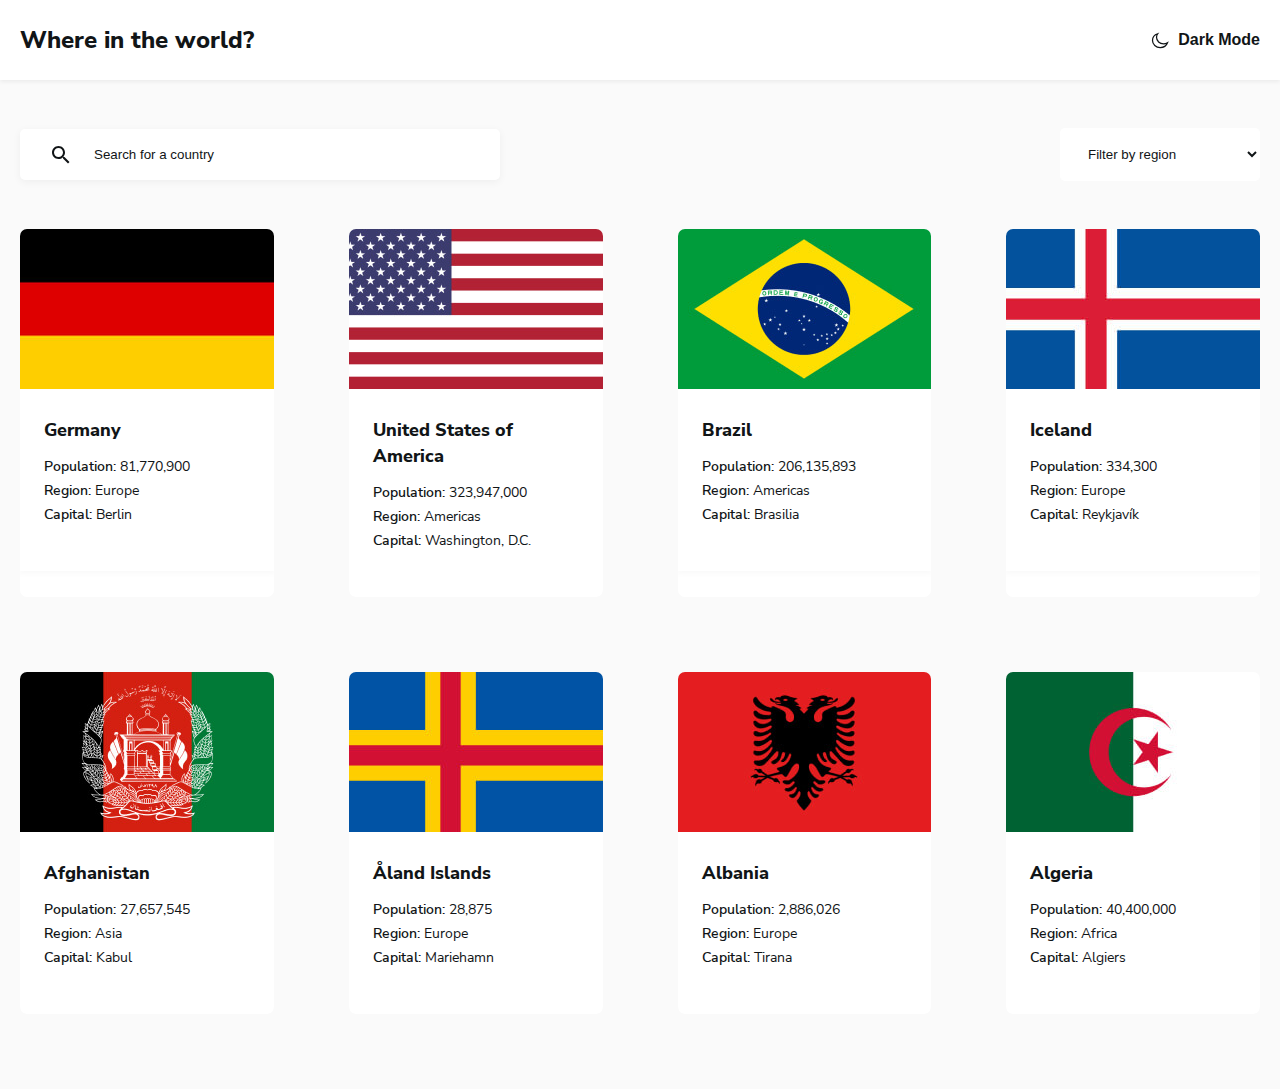
<file: index.html>
<!DOCTYPE html>
<html lang="en">
<head>
  <meta charset="UTF-8">
  <meta http-equiv="X-UA-Compatible" content="IE=edge">
  <meta name="viewport" content="width=device-width, initial-scale=1.0">
  <title>Countries</title>
  <!-- STYLESHEETS -->
  <!-- <link rel="stylesheet" href="css/normalize.css">
  <link rel="stylesheet" href="css/styles.css"> -->
  <link rel="stylesheet" href="css/styles.min.css">
</head>
<body>
    <!-- SITE HEADER -->
    <header class="site-header">
      <div class="site-header-container container">
        <a class="site-header-logo" href="index.html">Where in the world?</a>
        <button class="site-header-theme-toggler" type="button">
          <span class="site-header-theme-toggler-inner">
            <svg class="site-header-theme-toggler-icon" xmlns="http://www.w3.org/2000/svg" width="20" height="20" ><path fill="#fff" fill-rule="evenodd" stroke="currentColor" stroke-width="1.25" d="M13.553 13.815c-3.884 0-7.034-2.887-7.034-6.447 0-1.343.448-2.586 1.212-3.618-3.04.945-5.231 3.581-5.231 6.688 0 3.9 3.45 7.062 7.704 7.062 3.389 0 6.266-2.007 7.296-4.796a7.458 7.458 0 0 1-3.947 1.111Z" clip-rule="evenodd"/></svg>
            <span class="site-header-theme-toggler-text">Dark Mode</span>
          </span>
        </button>
      </div>
    </header>

      <!-- MAIN -->
  <main class="main-content">
    <div class="container">
      <section>
        <h2 class="visually-hidden">Filters</h2>
        <form class="filters" action="https://echo.htmlacademy.ru" method="GET">
          <div class="filters-search-wrapper">
            <svg class="filters-search-icon" width="18" height="18" xmlns="http://www.w3.org/2000/svg"><path fill-rule="evenodd" clip-rule="evenodd" d="M12.5 11h-.8l-.3-.3c1-1.1 1.6-2.6 1.6-4.2C13 2.9 10.1 0 6.5 0S0 2.9 0 6.5 2.9 13 6.5 13c1.6 0 3.1-.6 4.2-1.6l.3.3v.8l5 5 1.5-1.5-5-5Zm-6 0C4 11 2 9 2 6.5S4 2 6.5 2 11 4 11 6.5 9 11 6.5 11Z" fill="currentColor"/></svg>
            <input class="filters-search-input" type="search" name="search" placeholder="Search for a country" aria-label="Search for a country" required>
          </div>
          <select class="filters-region-select" name="region" aria-label="Regions">
            <option selected disabled>Filter by region</option>
            <option>Africa</option>
            <option>America</option>
            <option>Asia</option>
            <option>Europe</option>
            <option>Oceania</option>
          </select>
        </form>
      </section>
      <section class="index-countries">
        <h2 class="visually-hidden">Countries</h2>
          <ul class="index-countries-list">
            <li class="index-countries-item">
              <div class="index-country">
                <img class="index-countries-flag" src="img/Flag-of-Germany.jpg"  alt="Germany flag" width="264" height="160" srcset="img/Flag-of-Germany.jpg 1x, img/Flag-of-Germany@2x.jpg 2x">
                <div class="index-country-info">
                  <h3 class="index-country-name">
                    <a class="index-country-link" href="country.html">
                      Germany
                    </a>
                  </h3>
                  <dl class="index-country-details">
                    <div class="index-country-details-item">
                      <dt class="index-country-details-title">Population:</dt>
                      <dd class="index-country-details-value">81,770,900</dd>
                    </div>
                    <div class="index-country-details-item">
                      <dt class="index-country-details-title">Region:</dt>
                      <dd class="index-country-details-value">Europe</dd>
                    </div>
                    <div class="index-country-details-item">
                      <dt class="index-country-details-title">Capital:</dt>
                      <dd class="index-country-details-value">Berlin</dd>
                    </div>
                  </dl>
                </div>
              </div>
            </li>
            <li class="index-countries-item">
              <div class="index-country">
                <img class="index-countries-flag" src="img/Flag-of-USA.jpg" alt="USA flag" width="264" height="160" srcset="img/Flag-of-USA.jpg 1x, img/Flag-of-USA@2x.jpg 2x">
                <div class="index-country-info">
                  <h3 class="index-country-name">
                    <a class="index-country-link" href="country.html">
                      United States of America
                    </a>
                  </h3>
                  <dl class="index-country-details">
                    <div class="index-country-details-item">
                      <dt class="index-country-details-title">Population:</dt>
                      <dd class="index-country-details-value">323,947,000</dd>
                    </div>
                    <div class="index-country-details-item">
                      <dt class="index-country-details-title">Region:</dt>
                      <dd class="index-country-details-value">Americas</dd>
                    </div>
                    <div class="index-country-details-item">
                      <dt class="index-country-details-title">Capital:</dt>
                      <dd class="index-country-details-value">Washington, D.C.</dd>
                    </div>
                  </dl>
                </div>
              </div>
            </li>
            <li class="index-countries-item">
              <div class="index-country">
                <img class="index-countries-flag" src="img/Flag-of-Brazil.jpg" alt="Brazil flag" width="264" height="160" srcset="img/Flag-of-Brazil.jpg 1x, img/Flag-of-Brazil@2x.jpg 2x">
                <div class="index-country-info">
                  <h3 class="index-country-name">
                    <a class="index-country-link" href="country.html">
                      Brazil
                    </a>
                  </h3>
                  <dl class="index-country-details">
                    <div class="index-country-details-item">
                      <dt class="index-country-details-title">Population:</dt>
                      <dd class="index-country-details-value">206,135,893</dd>
                    </div>
                    <div class="index-country-details-item">
                      <dt class="index-country-details-title">Region:</dt>
                      <dd class="index-country-details-value">Americas</dd>
                    </div>
                    <div class="index-country-details-item">
                      <dt class="index-country-details-title">Capital:</dt>
                      <dd class="index-country-details-value">Brasilia</dd>
                    </div>
                  </dl>
                </div>
              </div>
            </li>
            <li class="index-countries-item">
              <div class="index-country">
                <img class="index-countries-flag" src="img/Flag-of-Iceland.jpg" alt="Iceland flag" width="264" height="160" srcset="img/Flag-of-Iceland.jpg 1x, img/Flag-of-Iceland@2x.jpg 2x">
                <div class="index-country-info">
                  <h3 class="index-country-name">
                    <a class="index-country-link" href="country.html">
                      Iceland
                    </a>
                  </h3>
                  <dl class="index-country-details">
                    <div class="index-country-details-item">
                      <dt class="index-country-details-title">Population:</dt>
                      <dd class="index-country-details-value">334,300</dd>
                    </div>
                    <div class="index-country-details-item">
                      <dt class="index-country-details-title">Region:</dt>
                      <dd class="index-country-details-value">Europe</dd>
                    </div>
                    <div class="index-country-details-item">
                      <dt class="index-country-details-title">Capital:</dt>
                      <dd class="index-country-details-value">Reykjavík</dd>
                    </div>
                  </dl>
                </div>
              </div>
            </li>
            <li class="index-countries-item">
              <div class="index-country">
                <img class="index-countries-flag" src="img/Flag-of-exAfghanistan.jpg" alt="Ex-Afghanistan flag" width="264" height="160" srcset="img/Flag-of-exAfghanistan.jpg 1x, img/Flag-of-exAfghanistan@2x.jpg 2x">
                <div class="index-country-info">
                  <h3 class="index-country-name">
                    <a class="index-country-link" href="country.html">
                      Afghanistan
                    </a>
                  </h3>
                  <dl class="index-country-details">
                    <div class="index-country-details-item">
                      <dt class="index-country-details-title">Population:</dt>
                      <dd class="index-country-details-value">27,657,545</dd>
                    </div>
                    <div class="index-country-details-item">
                      <dt class="index-country-details-title">Region:</dt>
                      <dd class="index-country-details-value">Asia</dd>
                    </div>
                    <div class="index-country-details-item">
                      <dt class="index-country-details-title">Capital:</dt>
                      <dd class="index-country-details-value">Kabul</dd>
                    </div>
                  </dl>
                </div>
              </div>
            </li>
            <li class="index-countries-item">
              <div class="index-country">
                <img class="index-countries-flag" src="img/Flag-of-Aland.jpg" alt="Aland Islands flag" width="264" height="160" srcset="img/Flag-of-Aland.jpg 1x, img/Flag-of-Aland@2x.jpg 2x">
                <div class="index-country-info">
                  <h3 class="index-country-name">
                    <a class="index-country-link" href="country.html">
                      Åland Islands
                    </a>
                  </h3>
                  <dl class="index-country-details">
                    <div class="index-country-details-item">
                      <dt class="index-country-details-title">Population:</dt>
                      <dd class="index-country-details-value">28,875</dd>
                    </div>
                    <div class="index-country-details-item">
                      <dt class="index-country-details-title">Region:</dt>
                      <dd class="index-country-details-value">Europe</dd>
                    </div>
                    <div class="index-country-details-item">
                      <dt class="index-country-details-title">Capital:</dt>
                      <dd class="index-country-details-value">Mariehamn</dd>
                    </div>
                  </dl>
                </div>
              </div>
            </li>
            <li class="index-countries-item">
              <div class="index-country">
                <img class="index-countries-flag" src="img/Flag-of-Albania.jpg" alt="Albania flag" width="264" height="160" srcset="img/Flag-of-Albania.jpg 1x, img/Flag-of-Albania@2x.jpg 2x">
                <div class="index-country-info">
                  <h3 class="index-country-name">
                    <a class="index-country-link" href="country.html">
                      Albania
                    </a>
                  </h3>
                  <dl class="index-country-details">
                    <div class="index-country-details-item">
                      <dt class="index-country-details-title">Population:</dt>
                      <dd class="index-country-details-value">2,886,026</dd>
                    </div>
                    <div class="index-country-details-item">
                      <dt class="index-country-details-title">Region:</dt>
                      <dd class="index-country-details-value">Europe</dd>
                    </div>
                    <div class="index-country-details-item">
                      <dt class="index-country-details-title">Capital:</dt>
                      <dd class="index-country-details-value">Tirana</dd>
                    </div>
                  </dl>
                </div>
              </div>
            </li>
            <li class="index-countries-item">
              <div class="index-country">
                <img class="index-countries-flag" src="img/Flag-of-Algeria.jpg"   alt="Algeria flag" width="264" height="160" srcset="img/Flag-of-Algeria.jpg 1x, img/Flag-of-Algeria@2x.jpg 2x">
                <div class="index-country-info">
                  <h3 class="index-country-name">
                    <a class="index-country-link" href="country.html">
                      Algeria
                    </a>
                  </h3>
                  <dl class="index-country-details">
                    <div class="index-country-details-item">
                      <dt class="index-country-details-title">Population:</dt>
                      <dd class="index-country-details-value">40,400,000</dd>
                    </div>
                    <div class="index-country-details-item">
                      <dt class="index-country-details-title">Region:</dt>
                      <dd class="index-country-details-value">Africa</dd>
                    </div>
                    <div class="index-country-details-item">
                      <dt class="index-country-details-title">Capital:</dt>
                      <dd class="index-country-details-value">Algiers</dd>
                    </div>
                  </dl>
                </div>
              </div>
            </li>
          </ul>
        </section>
    </div>
  </main>
  <script src="js/main.js"></script>
</body>
</html>
</file>
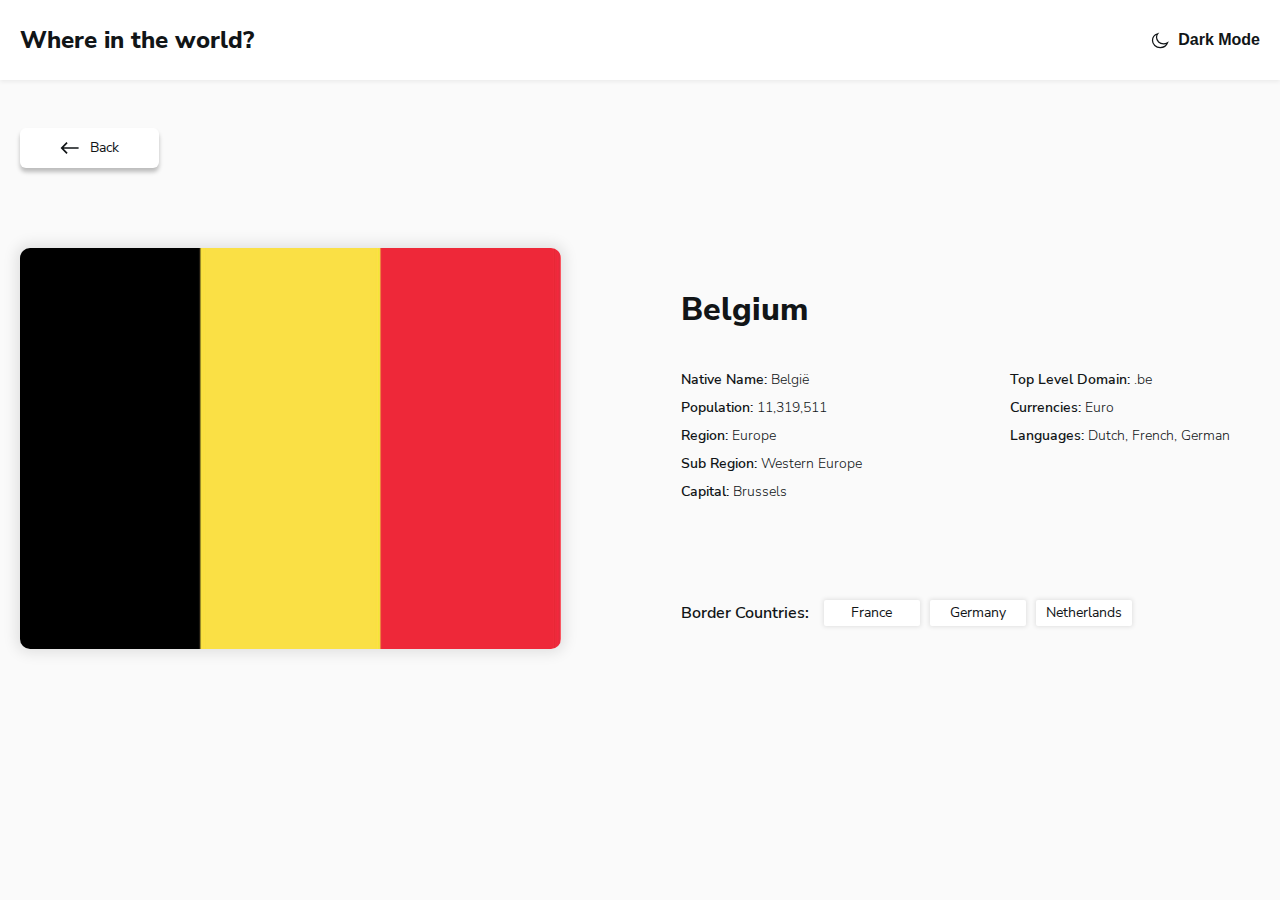
<file: country.html>
<!DOCTYPE html>
<html lang="en">
<head>
  <meta charset="UTF-8">
  <meta http-equiv="X-UA-Compatible" content="IE=edge">
  <meta name="viewport" content="width=device-width, initial-scale=1.0">
  <title>Country</title>
  <!-- STYLESHEETS -->
  <!-- <link rel="stylesheet" href="css/normalize.css">
  <link rel="stylesheet" href="css/styles.css"> -->
  <link rel="stylesheet" href="css/styles.min.css">
</head>
<body>
  <!-- SITE HEADER -->
  <header class="site-header">
    <div class="site-header-container container">
      <a class="site-header-logo" href="index.html">Where in the world?</a>
      <button class="site-header-theme-toggler" type="button">
        <span class="site-header-theme-toggler-inner">
          <svg class="site-header-theme-toggler-icon" xmlns="http://www.w3.org/2000/svg" width="20" height="20" ><path fill="#fff" fill-rule="evenodd" stroke="currentColor" stroke-width="1.25" d="M13.553 13.815c-3.884 0-7.034-2.887-7.034-6.447 0-1.343.448-2.586 1.212-3.618-3.04.945-5.231 3.581-5.231 6.688 0 3.9 3.45 7.062 7.704 7.062 3.389 0 6.266-2.007 7.296-4.796a7.458 7.458 0 0 1-3.947 1.111Z" clip-rule="evenodd"/></svg>
          <span class="site-header-theme-toggler-text">Dark Mode</span>
        </span>
      </button>
    </div>
  </header>

  <!-- MAIN -->
  <main class="main-content main-content-innner country-page">
    <div class="container">
      <div class="country-page-back-wrapper">
        <a class="country-page-back-link" href="index.html">
          <svg class="country-page-back-icon" xmlns="http://www.w3.org/2000/svg" width="20" height="20"><path fill="currentColor" fill-rule="evenodd" d="m6.464 4.107 1.179 1.179-3.89 3.889h14.85v1.65H3.753l3.89 3.889-1.179 1.179L.572 10l5.892-5.893Z" clip-rule="evenodd"/></svg>
          <span class="country-page-back-text">Back</span>
        </a>
      </div>
      <!-- COUNTRY PAGE FLAG INFO -->
        <div class="country-page-flag-info">
          <img class="country-page-flag" src="img/Flag-of-Belgium.jpg" alt="" width="560" height="401" srcset="img/Flag-of-Belgium.jpg 1x, img/Flag-of-Belgium@2x.jpg 2x">
          <div class="country-page-info">
            <h1 class="country-page-title">Belgium</h1>
            <div class="country-page-dls-wrappper">
              <dl class="country-page-details">
                <div class="country-page-details-item">
                  <dt class="country-page-details-title">Native Name:</dt>
                  <dd class="country-page-details-value">België</dd>
                </div>
                <div class="country-page-details-item">
                  <dt class="country-page-details-title">Population:</dt>
                  <dd class="country-page-details-value">11,319,511</dd>
                </div>
                <div class="country-page-details-item">
                  <dt class="country-page-details-title">Region:</dt>
                  <dd class="country-page-details-value">Europe</dd>
                </div>
                <div class="country-page-details-item">
                  <dt class="country-page-details-title">Sub Region:</dt>
                  <dd class="country-page-details-value">Western Europe</dd>
                </div>
                <div class="country-page-details-item">
                  <dt class="country-page-details-title">Capital:</dt>
                  <dd class="country-page-details-value">Brussels</dd>
                </div>
              </dl>
              <dl class="country-page-details">
                <div class="country-page-details-item">
                  <dt class="country-page-details-title">Top Level Domain:</dt>
                  <dd class="country-page-details-value">.be</dd>
                </div>
                <div class="country-page-details-item">
                  <dt class="country-page-details-title">Currencies:</dt>
                  <dd class="country-page-details-value">Euro</dd>
                </div>
                <div class="country-page-details-item">
                  <dt class="country-page-details-title">Languages:</dt>
                  <dd class="country-page-details-value">Dutch, French, German</dd>
                </div>
              </dl>
            </div>
            <section class="country-page-border-countries">
              <h2 class="country-page-border-countries-heading">Border Countries:</h2>
              <div class="country-page-border-countries-list">
                <a class="country-page-border-country-link" href="country.html">France</a>
                <a class="country-page-border-country-link" href="country.html">Germany</a>
                <a class="country-page-border-country-link" href="country.html">Netherlands</a>
              </div>
            </section>
        </div>
      </div>
    </div>
  </main>
  <script src="js/main.js"></script>
</body>
</html>
</file>
<file: css/styles.css>
/* CUSTOM PROPS */
:root {
  --body-bg: #fafafa;
  --element-bg: #fff;
  --text-color: #111517;
  --placeholder-color: var(--text-color);
}

::placeholder {
  color: var(--placeholder-color);
}

/* FONTS */
@font-face {
  font-family: "Nunito Sans";
  src: url("../fonts/NunitoSans-Regular.woff2") format("woff2"),
  url("../fonts/NunitoSans-Regular.woff") format("woff");
  font-weight: normal;
  font-style: normal;
  font-display: swap;
}

@font-face {
  font-family: "Nunito Sans";
  src: url("../fonts/NunitoSans-SemiBold.woff2") format("woff2"),
  url("../fonts/NunitoSans-SemiBold.woff") format("woff");
  font-weight: 600;
  font-style: normal;
  font-display: swap;
}

@font-face {
  font-family: "Nunito Sans";
  src: url("../fonts/NunitoSans-Light.woff2") format("woff2"),
  url("../fonts/NunitoSans-Light.woff") format("woff");
  font-weight: 300;
  font-style: normal;
  font-display: swap;
}

@font-face {
  font-family: "Nunito Sans";
  src: url("../fonts/NunitoSans-ExtraBold.woff2") format("woff2"),
  url("../fonts/NunitoSans-ExtraBold.woff") format("woff");
  font-weight: bold;
  font-style: normal;
  font-display: swap;
}

/* GLOBAL */
html {
  height: 100%;
  box-sizing: border-box;
  scroll-behavior: smooth;
}

*,
*::before,
*::after {
  box-sizing: inherit;
}

body {
  display: flex;
  flex-direction: column;
  height: 100%;
  padding: 0;
  margin: 0;
  font-family: "Nunito Sans", "Arial", sans-serif;
  font-size: 14px;
  line-height: 16px;
  color: var(--text-color);
  background-color: var(--body-bg);
  transition: background-color 0.4s ease,
  color 0.4s ease;
}

img {
  max-width: 100%;
  height: auto;
}

a {
  text-decoration: none;
  cursor: pointer;
}

/* VISUALLY HIDDEN */
.visually-hidden {
  position: absolute;
  width: 1px;
  height: 1px;
  margin: -1px;
  border: 0;
  padding: 0;
  clip: rect(0 0 0 0);
  overflow: hidden;
}

/* CONTAINER */
.container {
  max-width: 1320px;
  width: 100%;
  padding-left: 20px;
  padding-right: 20px;
  margin-left: auto;
  margin-right: auto;
}

.main-content {
  flex-grow: 1;
  padding-top: 48px;
  padding-bottom: 48px;
}

/* DARK MODE */
.dark-mode {
  --body-bg: #202c36;
  --element-bg: #2b3844;
  --text-color: #fff;
  --placeholder-color: var(--text-color);
}

/* SITE HEADER */
.site-header {
  padding-top: 24px;
  padding-bottom: 24px;
  background-color: var(--element-bg);
  box-shadow: 0px 2px 4px rgba(0, 0, 0, 0.06);
  white-space: nowrap;

}
.site-header-container {
  display: flex;
  align-items: center;
  justify-content: space-between;
}

.site-header-logo {
  font-size: 24px;
  line-height: normal;
  font-weight: 800;
  color: var(--text-color);
}
.site-header-logo:hover {
  opacity: 0.8;
}
.site-header-logo:active   {
  opacity: 0.6;
}
.site-header-theme-toggler {
  padding: 0;
  border: 0;
  background-color: transparent;
  color: var(--text-color);
  cursor: pointer;
}
.site-header-theme-toggler:hover {
  opacity: 0.8;
}
.site-header-theme-toggler:active {
  opacity: 0.6;
}
.site-header-theme-toggler-inner {
  display: flex;
  align-items: center;
}
.site-header-theme-toggler-text {
  margin-left: 8px;
  font-weight: 600;
  font-size: 16px;
  line-height: 22px;
}

/* FILTERS */
.filters  {
  display: flex;
  justify-content: space-between;
  align-items: center;
  margin-top: 0;
  margin-bottom: 48px;
}

.filters-search-wrapper {
  position: relative;
}

.filters-search-icon {
  position: absolute;
  width: 18px;
  height: 18px;
  top: 50%;
  left: 32px;
  transform: translateY(-50%);
  color: var(--text-color);
  pointer-events: none;
}

.filters-search-input {
  min-width: 480px;
  padding: 18px 74px;
  border: 0;
  border-radius: 5px;
  box-shadow: 0px 2px 9px rgba(0, 0, 0, 0.05);
  color: var(--text-color);
  background-color: var(--element-bg);
}

.filters-region-select {
  min-width: 200px;
  padding: 18px 24px;
  border: 0;
  border-radius: 5px;
  color: var(--text-color);
  background-color: var(--element-bg);
}

/* INDEX COUNTRIES */
.index-countries-list {
  display: flex;
  flex-wrap: wrap;
  margin: 0;
  padding: 0;
  margin-left: -75px;
  margin-bottom: -75px;
  list-style: none;
}
.index-countries-item {
  border-radius: 7px;
  overflow: hidden;
  margin-left: 75px;
  margin-bottom: 75px;
  width: calc(25% - 75px);
  background-color: var(--element-bg);
}
/* INDEX COUNTRY */
.index-country {
  color: var(--text-color);
  background-color: var(--element-bg);
  box-shadow: 0px 0px 7px 2px rgba(0, 0, 0, 0.03);
}
.index-countries-flag {
  width: 100%;
  height: 160px;
  object-fit: cover;
}
.index-country-info {
  padding: 24px 24px 48px;
}
.index-country-name {
  margin-top: 0;
  margin-bottom: 16px;
  font-size: 18px;
  line-height: 26px;
  font-weight: 800;
}
.index-country-link {
  color: var(--text-color);
}
.index-country-details {
  margin: 0;
}
.index-country-details-item {
  display: flex;
  flex-wrap: wrap;
}
.index-country-details-item:not(:last-child) {
  margin-bottom: 8px;
}
.index-country-details-title {
  font-weight: 600;
}
.index-country-details-value {
  margin-left: 4px;
}


/* COUNTRY PAGE */
.country-page-back-wrapper {
  margin-bottom: 80px;
}

.country-page-back-link {
  display: inline-flex;
  align-items: center;
  padding: 10px 40px;
  border-radius: 6px;
  background-color: var(--element-bg);
  color: var(--text-color);
  box-shadow: 0px 4px 4px rgba(0, 0, 0, 0.25);
}
.country-page-back-link:hover {
  opacity: 0.8;
}
.country-page-back-link:active {
  opacity: 0.6;
}
.country-page-back-icon {
  margin-right: 10px;
  width: 20px;
  height: 20px;
}
.country-page-back-text {

  line-height: 20px;
}

.country-page-flag-info {
  display: flex;
}
.country-page-flag {
  width: 560px;
  height: 401px;
  margin-right: 120px;
  object-fit: cover;
  border-radius: 10px;
  box-shadow: 0px 0px 14px 4px rgba(0, 0, 0, 0.1);
}
.country-page-info {
  width: 600px;
  padding-top: 40px;
}
.country-page-title {
  margin-top: 0;
  margin-bottom: 40px;
  font-size: 32px;
  line-height: 44px;
  font-weight: 800;
}
.country-page-dls-wrappper {
  display: flex;
  justify-content: space-between;
  margin-bottom: 70px;

}
.country-page-details {
  width: 250px;
  margin-top: 0;

}
.country-page-details-item {
  display: flex;
}
.country-page-details-item:not(last-child) {
  margin-bottom: 12px;
}
.country-page-details-title {
  margin-right: 4px;
  font-weight: 600;


}
.country-page-details-value {
  margin: 0;
  font-weight: 300;
}
.country-page-border-countries {
  display: flex;
  align-items: center;
}
.country-page-border-countries-heading {
  margin-top: 0;
  margin-bottom: 0;
  margin-right: 15px;
  font-weight: 600;
  font-size: 16px;
  line-height: 20px;
}
.country-page-border-countries-list {
  display: flex;
  flex-wrap: wrap;
}
.country-page-border-country-link {
  min-width: 96px;
  padding: 5px 10px;
  margin-top: 4px;
  margin-bottom: 4px;
  border-radius: 2px;
  background-color: var(--element-bg);
  color: var(--text-color);
  text-align: center;
  box-shadow: 0px 0px 4px 1px rgba(0, 0, 0, 0.1);
}
.country-page-border-country-link:not(:last-child) {
  margin-right: 10px;
}
.country-page-border-country-link:hover {
  opacity: 0.8;
}
.country-page-border-country-link:active {
  opacity: 0.6;
}
</file>
<file: css/styles.min.css>
body,html{height:100%}.dark-mode,:root{--placeholder-color:var(--text-color)}:root{--body-bg:#fafafa;--element-bg:#fff;--text-color:#111517}::placeholder{color:var(--placeholder-color)}.country-page-back-link,.filters-region-select,.filters-search-icon,.filters-search-input,.index-country,.index-country-link,.site-header-logo,.site-header-theme-toggler,body{color:var(--text-color)}@font-face{font-family:"Nunito Sans";src:url("../fonts/NunitoSans-Regular.woff2") format("woff2"),url("../fonts/NunitoSans-Regular.woff") format("woff");font-weight:400;font-style:normal;font-display:swap}@font-face{font-family:"Nunito Sans";src:url("../fonts/NunitoSans-SemiBold.woff2") format("woff2"),url("../fonts/NunitoSans-SemiBold.woff") format("woff");font-weight:600;font-style:normal;font-display:swap}@font-face{font-family:"Nunito Sans";src:url("../fonts/NunitoSans-Light.woff2") format("woff2"),url("../fonts/NunitoSans-Light.woff") format("woff");font-weight:300;font-style:normal;font-display:swap}@font-face{font-family:"Nunito Sans";src:url("../fonts/NunitoSans-ExtraBold.woff2") format("woff2"),url("../fonts/NunitoSans-ExtraBold.woff") format("woff");font-weight:700;font-style:normal;font-display:swap}html{box-sizing:border-box;scroll-behavior:smooth}*,::after,::before{box-sizing:inherit}body{display:flex;flex-direction:column;padding:0;margin:0;font-family:"Nunito Sans",Arial,sans-serif;font-size:14px;line-height:16px;background-color:var(--body-bg);transition:background-color .4s,color .4s}img{max-width:100%;height:auto}a{text-decoration:none;cursor:pointer}.visually-hidden{position:absolute;width:1px;height:1px;margin:-1px;border:0;padding:0;clip:rect(0 0 0 0);overflow:hidden}.container{max-width:1320px;width:100%;padding-left:20px;padding-right:20px;margin-left:auto;margin-right:auto}.main-content{flex-grow:1;padding-top:48px;padding-bottom:48px}.dark-mode{--body-bg:#202c36;--element-bg:#2b3844;--text-color:#fff}.site-header{padding-top:24px;padding-bottom:24px;background-color:var(--element-bg);box-shadow:0 2px 4px rgba(0,0,0,.06);white-space:nowrap}.site-header-container{display:flex;align-items:center;justify-content:space-between}.site-header-logo{font-size:24px;line-height:normal;font-weight:800}.country-page-back-link:hover,.country-page-border-country-link:hover,.site-header-logo:hover,.site-header-theme-toggler:hover{opacity:.8}.country-page-back-link:active,.country-page-border-country-link:active,.site-header-logo:active,.site-header-theme-toggler:active{opacity:.6}.site-header-theme-toggler{padding:0;border:0;background-color:transparent;cursor:pointer}.country-page-back-link,.country-page-border-country-link,.filters-region-select,.filters-search-input,.index-countries-item,.index-country{background-color:var(--element-bg)}.country-page-border-countries,.site-header-theme-toggler-inner{display:flex;align-items:center}.site-header-theme-toggler-text{margin-left:8px;font-weight:600;font-size:16px;line-height:22px}.filters{display:flex;justify-content:space-between;align-items:center;margin-top:0;margin-bottom:48px}.filters-search-wrapper{position:relative}.filters-search-icon{position:absolute;width:18px;height:18px;top:50%;left:32px;transform:translateY(-50%);pointer-events:none}.filters-search-input{min-width:480px;padding:18px 74px;border:0;border-radius:5px;box-shadow:0 2px 9px rgba(0,0,0,.05)}.filters-region-select{min-width:200px;padding:18px 24px;border:0;border-radius:5px}.index-countries-list{display:flex;flex-wrap:wrap;margin:0 0 -75px -75px;padding:0;list-style:none}.index-countries-item{border-radius:7px;overflow:hidden;margin-left:75px;margin-bottom:75px;width:calc(25% - 75px)}.index-country{box-shadow:0 0 7px 2px rgba(0,0,0,.03)}.index-countries-flag{width:100%;height:160px;object-fit:cover}.index-country-info{padding:24px 24px 48px}.index-country-name{margin-top:0;margin-bottom:16px;font-size:18px;line-height:26px;font-weight:800}.index-country-details{margin:0}.country-page-border-countries-list,.index-country-details-item{display:flex;flex-wrap:wrap}.index-country-details-item:not(:last-child){margin-bottom:8px}.index-country-details-title{font-weight:600}.index-country-details-value{margin-left:4px}.country-page-back-wrapper{margin-bottom:80px}.country-page-back-link{display:inline-flex;align-items:center;padding:10px 40px;border-radius:6px;box-shadow:0 4px 4px rgba(0,0,0,.25)}.country-page-back-icon{margin-right:10px;width:20px;height:20px}.country-page-back-text{line-height:20px}.country-page-details-item,.country-page-flag-info{display:flex}.country-page-flag{width:560px;height:401px;margin-right:120px;object-fit:cover;border-radius:10px;box-shadow:0 0 14px 4px rgba(0,0,0,.1)}.country-page-info{width:600px;padding-top:40px}.country-page-title{margin-top:0;margin-bottom:40px;font-size:32px;line-height:44px;font-weight:800}.country-page-dls-wrappper{display:flex;justify-content:space-between;margin-bottom:70px}.country-page-details{width:250px;margin-top:0}.country-page-details-item:not(last-child){margin-bottom:12px}.country-page-details-title{margin-right:4px;font-weight:600}.country-page-details-value{margin:0;font-weight:300}.country-page-border-countries-heading{margin-top:0;margin-bottom:0;margin-right:15px;font-weight:600;font-size:16px;line-height:20px}.country-page-border-country-link{min-width:96px;padding:5px 10px;margin-top:4px;margin-bottom:4px;border-radius:2px;color:var(--text-color);text-align:center;box-shadow:0 0 4px 1px rgba(0,0,0,.1)}.country-page-border-country-link:not(:last-child){margin-right:10px}
</file>
